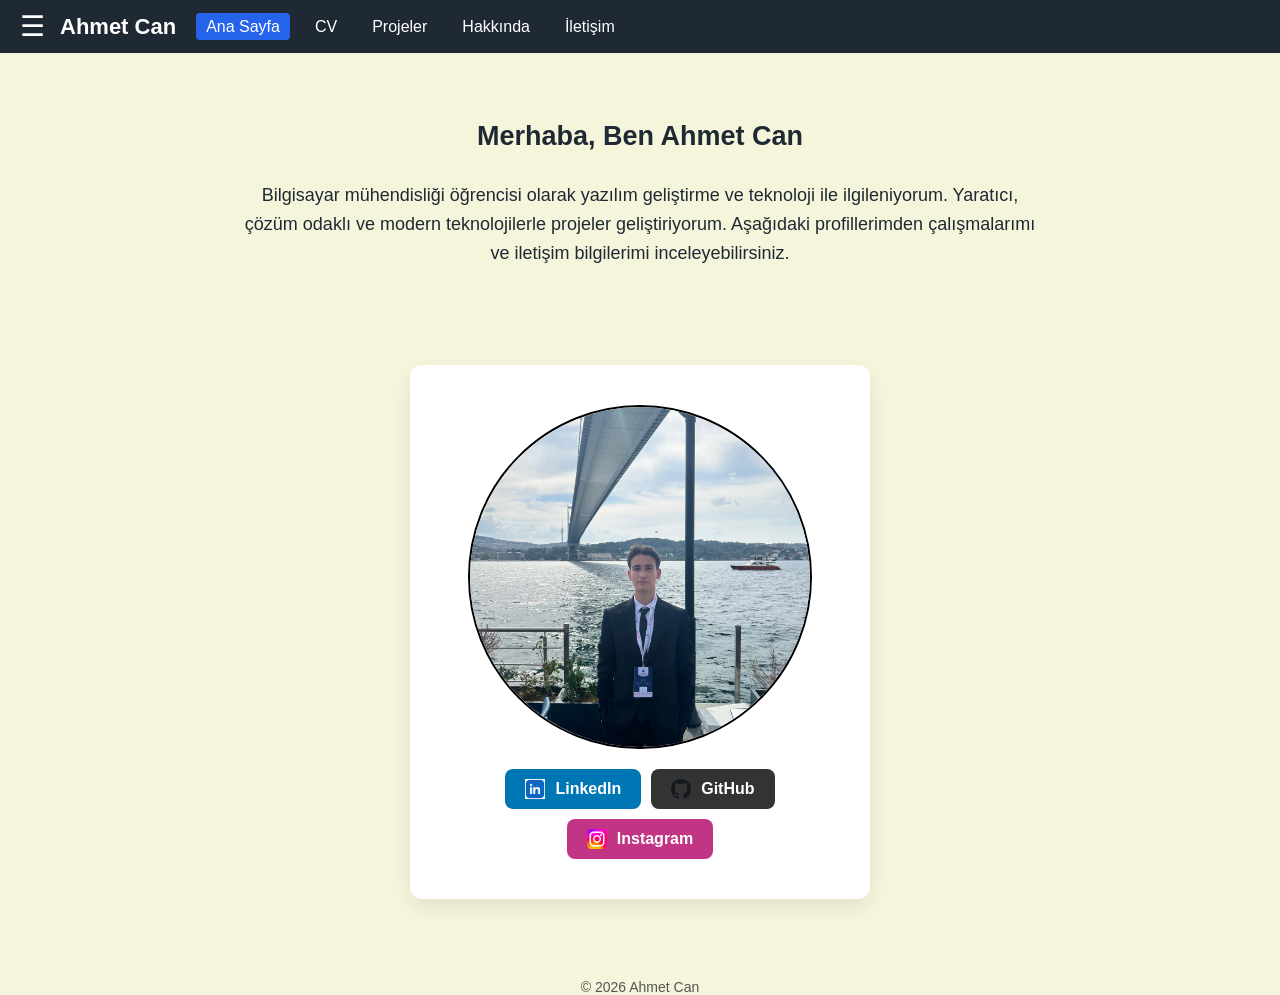
<file: index.html>
<!DOCTYPE html>
<html lang="tr">
<head>
<meta charset="UTF-8">
<title>Ahmet Can | Ana Sayfa</title>
<meta name="viewport" content="width=device-width, initial-scale=1.0">
<link rel="stylesheet" href="css/styles.css">
</head>
<body>

<header class="site-header">
    <div class="logo-menu">
        <div id="menu-btn">&#9776;</div>
        <h1 class="logo">Ahmet Can</h1>
    </div>
    <nav class="site-nav" id="site-nav">
        <ul>
            <li><a href="index.html" class="active">Ana Sayfa</a></li>
            <li><a href="cv.html">CV</a></li>
            <li><a href="projects.html">Projeler</a></li>
            <li><a href="about.html">Hakkında</a></li>
            <li><a href="contact.html">İletişim</a></li>
        </ul>
    </nav>
</header>

<main class="home-center">
    <div class="home-intro">
        <h2>Merhaba, Ben Ahmet Can</h2>
        <p>Bilgisayar mühendisliği öğrencisi olarak yazılım geliştirme ve teknoloji ile ilgileniyorum.  
        Yaratıcı, çözüm odaklı ve modern teknolojilerle projeler geliştiriyorum. Aşağıdaki profillerimden çalışmalarımı ve iletişim bilgilerimi inceleyebilirsiniz.</p>
    </div>

    <div class="photo-section">
        <div class="photo-card">
            <img src="images/profile.jpg" alt="Ahmet Can" class="profile-img">
            <div class="social-buttons">
                <a href="https://www.linkedin.com/in/ahmetcann" target="_blank" class="btn-social linkedin">
                    <img src="images/linkedin-logo.png" alt="LinkedIn" class="btn-logo"> LinkedIn
                </a>
                <a href="https://github.com/ahmet-cann" target="_blank" class="btn-social github">
                    <img src="images/github-logo.png" alt="GitHub" class="btn-logo"> GitHub
                </a>
                <a href="https://www.instagram.com/" target="_blank" class="btn-social instagram">
                    <img src="images/instagram-logo.png" alt="Instagram" class="btn-logo"> Instagram
                </a>
            </div>
        </div>
    </div>
</main>

<footer>
    © 2026 Ahmet Can
</footer>

<script src="js/script.js"></script>
</body>
</html>
</file>
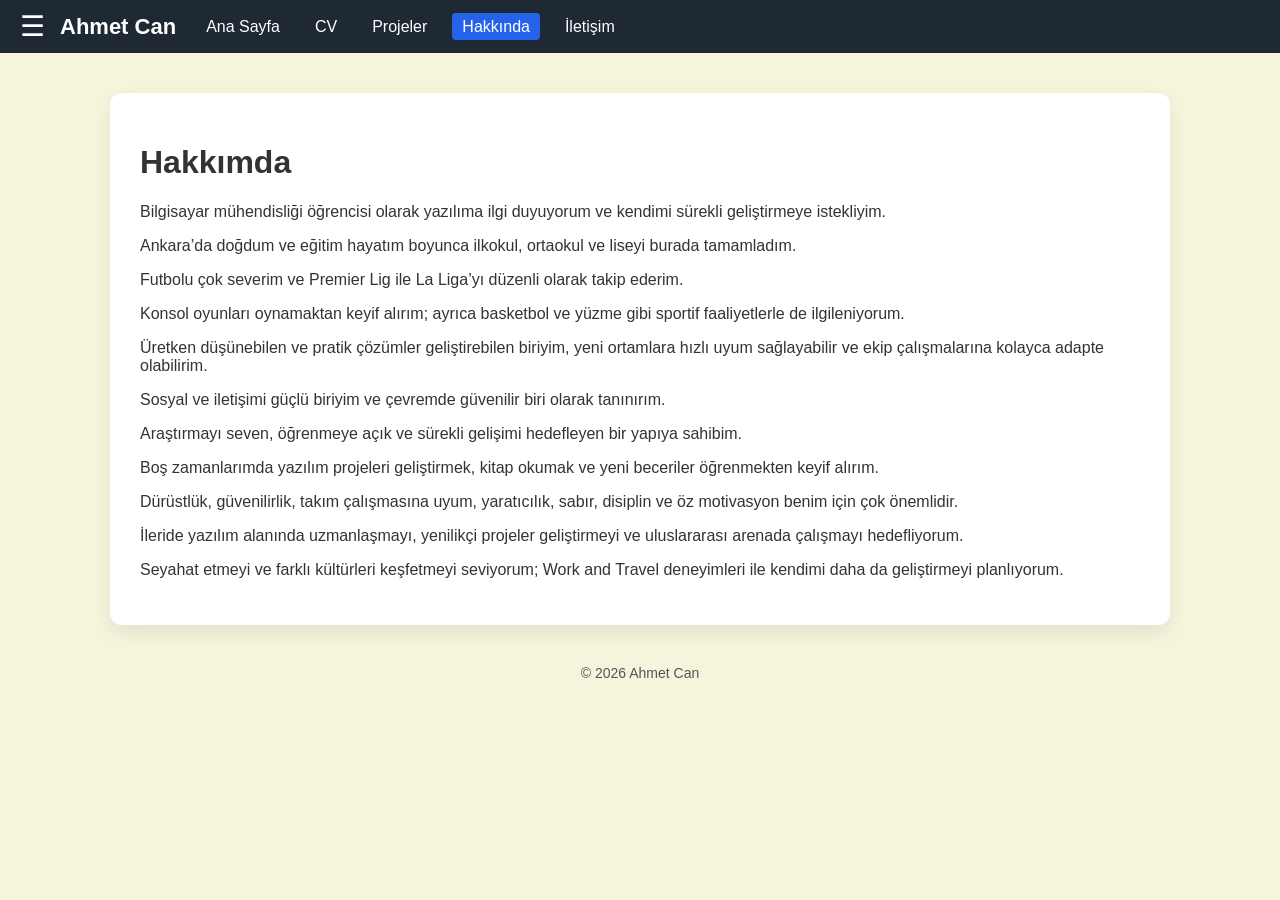
<file: about.html>
<!DOCTYPE html>
<html lang="tr">
<head>
<meta charset="UTF-8">
<title>Ahmet Can | Hakkında</title>
<meta name="viewport" content="width=device-width, initial-scale=1.0">
<link rel="stylesheet" href="css/styles.css">
</head>
<body class="about-page">

<header class="site-header">
    <div class="logo-menu">
        <div id="menu-btn">&#9776;</div>
        <h1 class="logo">Ahmet Can</h1>
    </div>
    <nav class="site-nav" id="site-nav">
        <ul>
            <li><a href="index.html">Ana Sayfa</a></li>
            <li><a href="cv.html">CV</a></li>
            <li><a href="projects.html">Projeler</a></li>
            <li><a href="about.html" class="active">Hakkında</a></li>
            <li><a href="contact.html">İletişim</a></li>
        </ul>
    </nav>
</header>

<main class="about-container">
    <h1>Hakkımda</h1>
    <p>Bilgisayar mühendisliği öğrencisi olarak yazılıma ilgi duyuyorum ve kendimi sürekli geliştirmeye istekliyim.</p>
    <p>Ankara’da doğdum ve eğitim hayatım boyunca ilkokul, ortaokul ve liseyi burada tamamladım.</p>
    <p>Futbolu çok severim ve Premier Lig ile La Liga’yı düzenli olarak takip ederim.</p>
    <p>Konsol oyunları oynamaktan keyif alırım; ayrıca basketbol ve yüzme gibi sportif faaliyetlerle de ilgileniyorum.</p>
    <p>Üretken düşünebilen ve pratik çözümler geliştirebilen biriyim, yeni ortamlara hızlı uyum sağlayabilir ve ekip çalışmalarına kolayca adapte olabilirim.</p>
    <p>Sosyal ve iletişimi güçlü biriyim ve çevremde güvenilir biri olarak tanınırım.</p>
    <p>Araştırmayı seven, öğrenmeye açık ve sürekli gelişimi hedefleyen bir yapıya sahibim.</p>
    <p>Boş zamanlarımda yazılım projeleri geliştirmek, kitap okumak ve yeni beceriler öğrenmekten keyif alırım.</p>
    <p>Dürüstlük, güvenilirlik, takım çalışmasına uyum, yaratıcılık, sabır, disiplin ve öz motivasyon benim için çok önemlidir.</p>
    <p>İleride yazılım alanında uzmanlaşmayı, yenilikçi projeler geliştirmeyi ve uluslararası arenada çalışmayı hedefliyorum.</p>
    <p>Seyahat etmeyi ve farklı kültürleri keşfetmeyi seviyorum; Work and Travel deneyimleri ile kendimi daha da geliştirmeyi planlıyorum.</p>
</main>

<footer>
    © 2026 Ahmet Can
</footer>

<script src="js/script.js"></script>
</body>
</html>
</file>
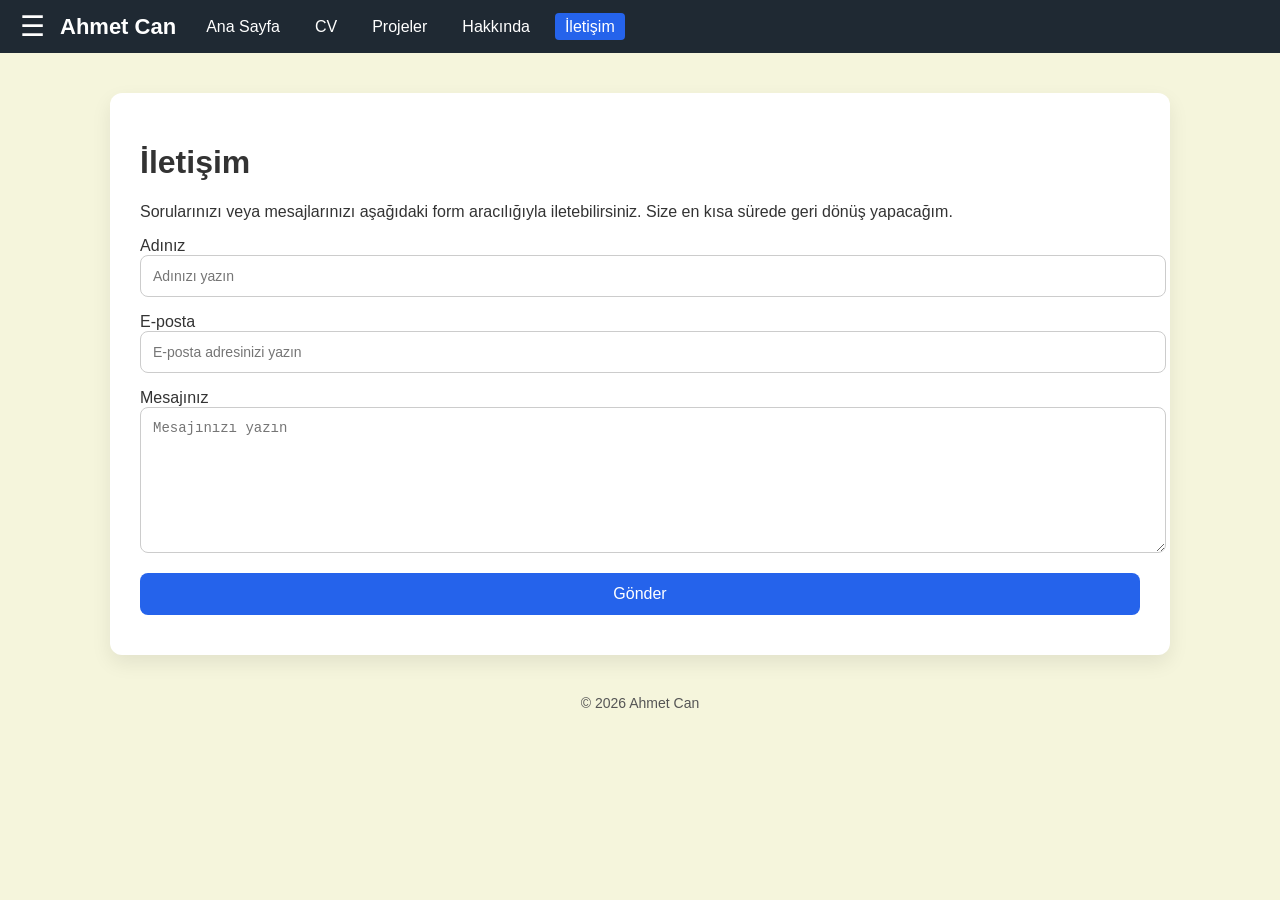
<file: contact.html>
<!DOCTYPE html>
<html lang="tr">
<head>
<meta charset="UTF-8">
<title>Ahmet Can | İletişim</title>
<meta name="viewport" content="width=device-width, initial-scale=1.0">
<link rel="stylesheet" href="css/styles.css">
</head>
<body class="contact-page">

<header class="site-header">
    <div class="logo-menu">
        <div id="menu-btn">&#9776;</div>
        <h1 class="logo">Ahmet Can</h1>
    </div>
    <nav class="site-nav" id="site-nav">
        <ul>
            <li><a href="index.html">Ana Sayfa</a></li>
            <li><a href="cv.html">CV</a></li>
            <li><a href="projects.html">Projeler</a></li>
            <li><a href="about.html">Hakkında</a></li>
            <li><a href="contact.html" class="active">İletişim</a></li>
        </ul>
    </nav>
</header>

<main class="contact-container">
    <h1>İletişim</h1>
    <p class="contact-intro">Sorularınızı veya mesajlarınızı aşağıdaki form aracılığıyla iletebilirsiniz. Size en kısa sürede geri dönüş yapacağım.</p>

    <form id="contactForm" novalidate>
        <div class="form-group">
            <label for="name">Adınız</label>
            <input type="text" id="name" placeholder="Adınızı yazın" maxlength="50">
        </div>

        <div class="form-group">
            <label for="email">E-posta</label>
            <input type="email" id="email" placeholder="E-posta adresinizi yazın" maxlength="100">
        </div>

        <div class="form-group">
            <label for="message">Mesajınız</label>
            <textarea id="message" placeholder="Mesajınızı yazın" maxlength="500"></textarea>
        </div>

        <button type="button" id="sendBtn">Gönder</button>
        <div id="formMessage" style="margin-top:10px; font-weight:bold;"></div>
    </form>
</main>

<footer>
    © 2026 Ahmet Can
</footer>

<script src="js/script.js"></script>
</body>
</html>
</file>
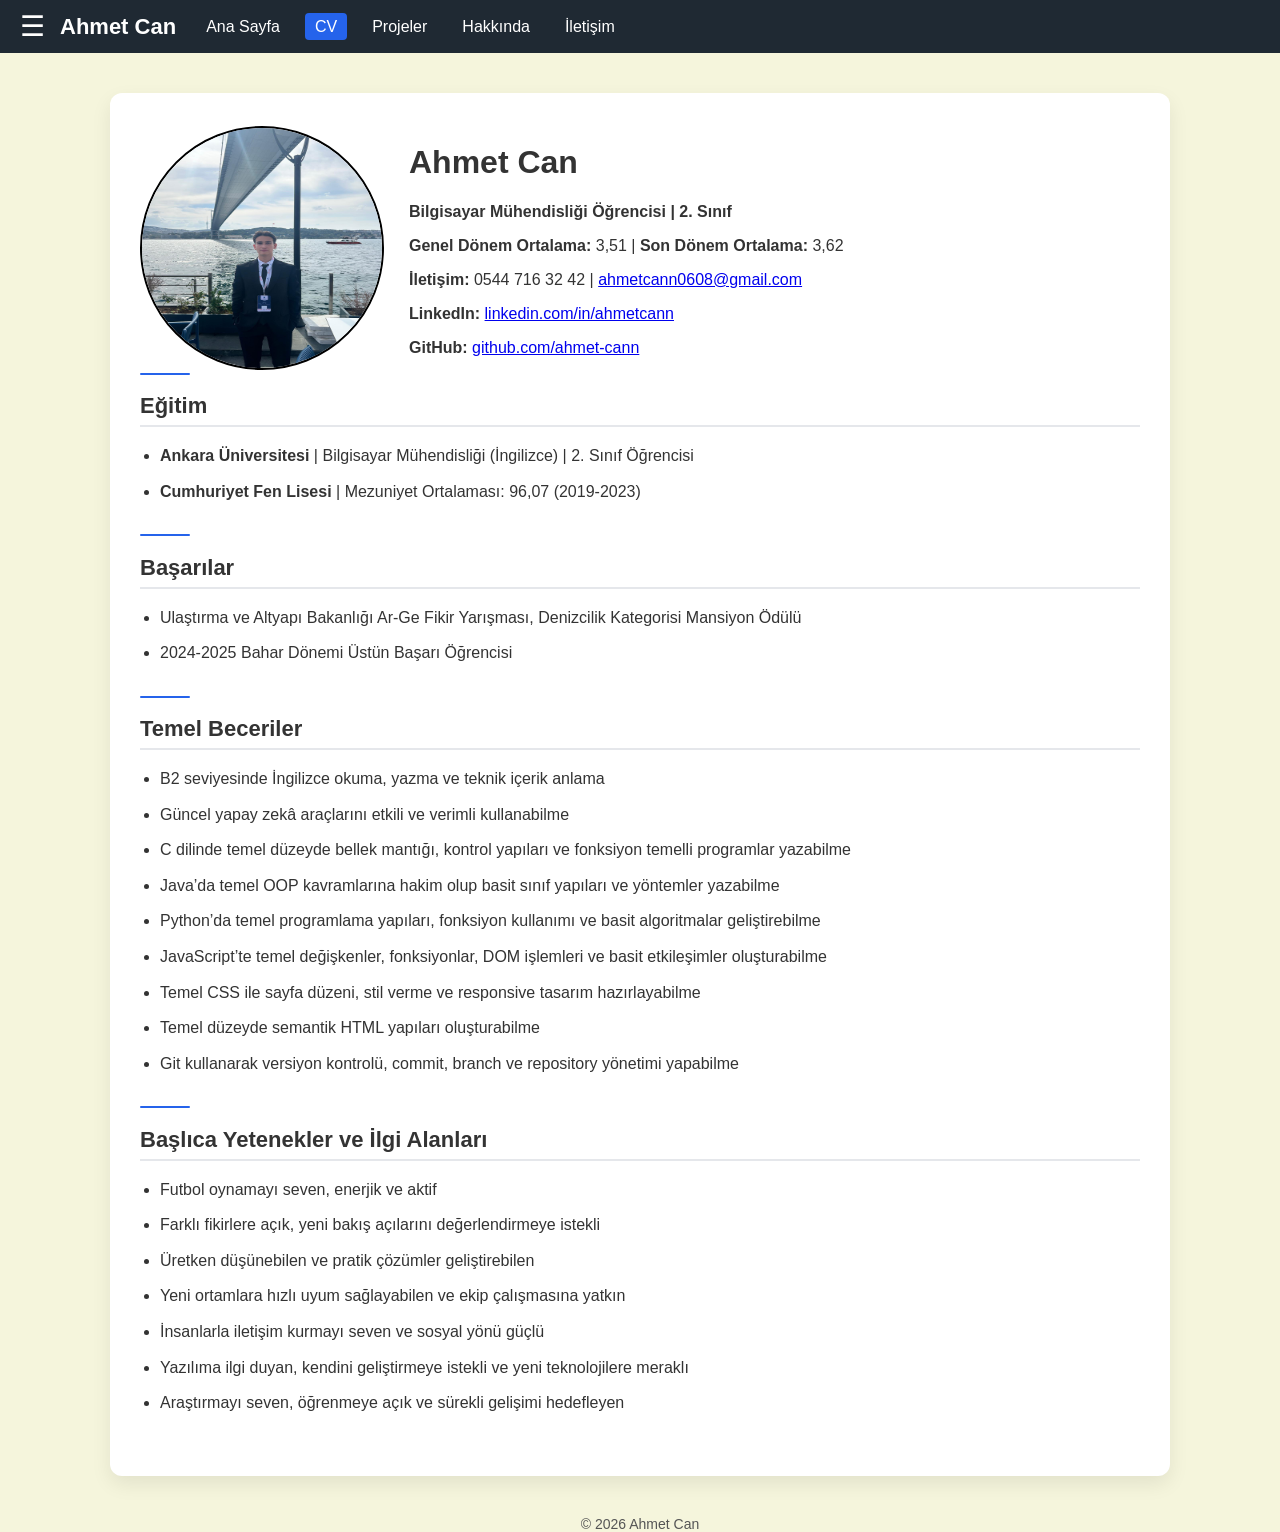
<file: cv.html>
<!DOCTYPE html>
<html lang="tr">
<head>
<meta charset="UTF-8">
<title>Ahmet Can | CV</title>
<meta name="viewport" content="width=device-width, initial-scale=1.0">
<link rel="stylesheet" href="css/styles.css">
</head>
<body class="cv-page">

<header class="site-header">
    <div class="logo-menu">
        <div id="menu-btn">&#9776;</div>
        <h1 class="logo">Ahmet Can</h1>
    </div>
    <nav class="site-nav" id="site-nav">
        <ul>
            <li><a href="index.html">Ana Sayfa</a></li>
            <li><a href="cv.html" class="active">CV</a></li>
            <li><a href="projects.html">Projeler</a></li>
            <li><a href="about.html">Hakkında</a></li>
            <li><a href="contact.html">İletişim</a></li>
        </ul>
    </nav>
</header>

<main class="cv">
    <div class="cv-header">
        <img src="images/profile.jpg" alt="Ahmet Can" class="cv-photo-round">
        <div>
            <h1>Ahmet Can</h1>
            <p><strong>Bilgisayar Mühendisliği Öğrencisi | 2. Sınıf</strong></p>
            <p><strong>Genel Dönem Ortalama:</strong> 3,51 | <strong>Son Dönem Ortalama:</strong> 3,62</p>
            <p><strong>İletişim:</strong> 0544 716 32 42 | <a href="mailto:ahmetcann0608@gmail.com">ahmetcann0608@gmail.com</a></p>
            <p><strong>LinkedIn:</strong> <a href="https://www.linkedin.com/in/ahmetcann" target="_blank">linkedin.com/in/ahmetcann</a></p>
            <p><strong>GitHub:</strong> <a href="https://github.com/ahmet-cann" target="_blank">github.com/ahmet-cann</a></p>
        </div>
    </div>

    <section>
        <h2>Eğitim</h2>
        <div class="section-divider"></div>
        <ul>
            <li><strong>Ankara Üniversitesi</strong> | Bilgisayar Mühendisliği (İngilizce) | 2. Sınıf Öğrencisi</li>
            <li><strong>Cumhuriyet Fen Lisesi</strong> | Mezuniyet Ortalaması: 96,07 (2019-2023)</li>
        </ul>
    </section>

    <section>
        <h2>Başarılar</h2>
        <div class="section-divider"></div>
        <ul>
            <li>Ulaştırma ve Altyapı Bakanlığı Ar-Ge Fikir Yarışması, Denizcilik Kategorisi Mansiyon Ödülü</li>
            <li>2024-2025 Bahar Dönemi Üstün Başarı Öğrencisi</li>
        </ul>
    </section>

    <section>
        <h2>Temel Beceriler</h2>
        <div class="section-divider"></div>
        <ul>
            <li>B2 seviyesinde İngilizce okuma, yazma ve teknik içerik anlama</li>
            <li>Güncel yapay zekâ araçlarını etkili ve verimli kullanabilme</li>
            <li>C dilinde temel düzeyde bellek mantığı, kontrol yapıları ve fonksiyon temelli programlar yazabilme</li>
            <li>Java’da temel OOP kavramlarına hakim olup basit sınıf yapıları ve yöntemler yazabilme</li>
            <li>Python’da temel programlama yapıları, fonksiyon kullanımı ve basit algoritmalar geliştirebilme</li>
            <li>JavaScript’te temel değişkenler, fonksiyonlar, DOM işlemleri ve basit etkileşimler oluşturabilme</li>
            <li>Temel CSS ile sayfa düzeni, stil verme ve responsive tasarım hazırlayabilme</li>
            <li>Temel düzeyde semantik HTML yapıları oluşturabilme</li>
            <li>Git kullanarak versiyon kontrolü, commit, branch ve repository yönetimi yapabilme</li>
        </ul>
    </section>

    <section>
        <h2>Başlıca Yetenekler ve İlgi Alanları</h2>
        <div class="section-divider"></div>
        <ul>
            <li>Futbol oynamayı seven, enerjik ve aktif</li>
            <li>Farklı fikirlere açık, yeni bakış açılarını değerlendirmeye istekli</li>
            <li>Üretken düşünebilen ve pratik çözümler geliştirebilen</li>
            <li>Yeni ortamlara hızlı uyum sağlayabilen ve ekip çalışmasına yatkın</li>
            <li>İnsanlarla iletişim kurmayı seven ve sosyal yönü güçlü</li>
            <li>Yazılıma ilgi duyan, kendini geliştirmeye istekli ve yeni teknolojilere meraklı</li>
            <li>Araştırmayı seven, öğrenmeye açık ve sürekli gelişimi hedefleyen</li>
        </ul>
    </section>
</main>

<footer>
    © 2026 Ahmet Can
</footer>

<script src="js/script.js"></script>
</body>
</html>
</file>
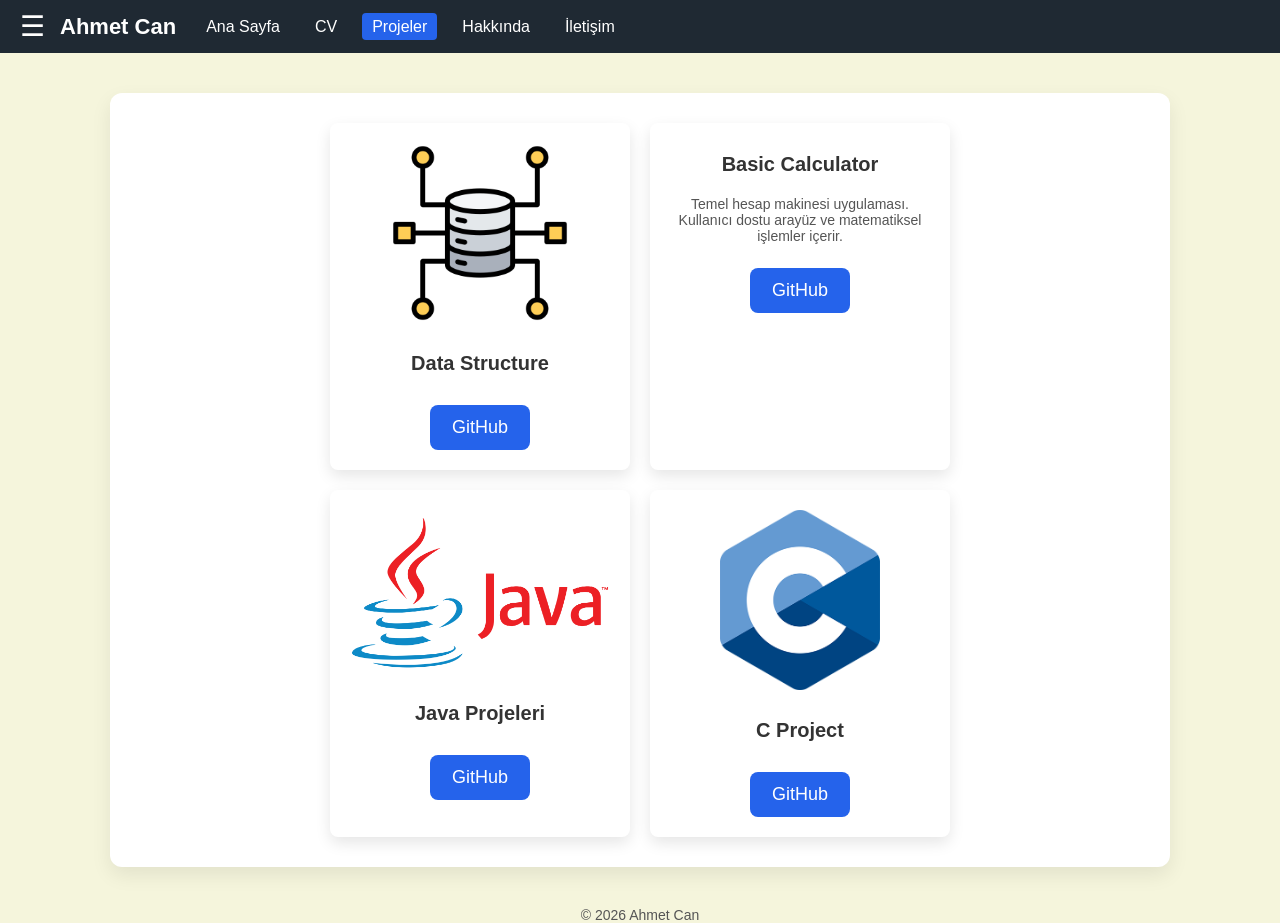
<file: projects.html>
<!DOCTYPE html>
<html lang="tr">
<head>
<meta charset="UTF-8">
<title>Ahmet Can | Projeler</title>
<meta name="viewport" content="width=device-width, initial-scale=1.0">
<link rel="stylesheet" href="css/styles.css">
</head>
<body class="projects-page">

<header class="site-header">
    <div class="logo-menu">
        <div id="menu-btn">&#9776;</div>
        <h1 class="logo">Ahmet Can</h1>
    </div>
    <nav class="site-nav" id="site-nav">
        <ul>
            <li><a href="index.html">Ana Sayfa</a></li>
            <li><a href="cv.html">CV</a></li>
            <li><a href="projects.html" class="active">Projeler</a></li>
            <li><a href="about.html">Hakkında</a></li>
            <li><a href="contact.html">İletişim</a></li>
        </ul>
    </nav>
</header>

<main class="projects-container">
    <div class="project-card">
        <img src="images/datastructure-logo.png" class="project-img" alt="Data Structure">
        <h3>Data Structure</h3>
        <a href="https://github.com/ahmet-cann/DataStructure" class="btn btn-large" target="_blank">GitHub</a>
    </div>

    <div class="project-card">
        <h3>Basic Calculator</h3>
        <p>Temel hesap makinesi uygulaması. Kullanıcı dostu arayüz ve matematiksel işlemler içerir.</p>
        <a href="https://github.com/ahmet-cann/basiccalculator" class="btn btn-large" target="_blank">GitHub</a>
    </div>

    <div class="project-card">
        <img src="images/java-logo.png" class="project-img" alt="Java Projeleri">
        <h3>Java Projeleri</h3>
        <a href="https://github.com/ahmet-cann/java-projeleri" class="btn btn-large" target="_blank">GitHub</a>
    </div>

    <div class="project-card">
        <img src="images/c-logo.png" class="project-img" alt="C Project">
        <h3>C Project</h3>
        <a href="https://github.com/ahmet-cann/c-project" class="btn btn-large" target="_blank">GitHub</a>
    </div>
</main>

<footer>
    © 2026 Ahmet Can
</footer>

<script src="js/script.js"></script>
</body>
</html>
</file>
<file: css/styles.css>
body {
    font-family: Arial, sans-serif;
    margin: 0;
    background-color: #f5f5dc;
    color: #333;
}

.site-header {
    width: 100%;
    background-color: #1f2933;
    color: white;
    display: flex;
    justify-content: flex-start;
    align-items: center;
    padding: 10px 20px;
    position: sticky;
    top: 0;
    z-index: 1000;
}

.logo-menu {
    display: flex;
    align-items: center;
    gap: 15px;
}

#menu-btn {
    font-size: 28px;
    cursor: pointer;
}

.logo {
    font-size: 22px;
    margin: 0;
}

.site-nav {
    margin-left: 20px;
}

.site-nav ul {
    list-style: none;
    display: flex;
    gap: 15px;
    margin: 0;
    padding: 0;
}

.site-nav ul li a {
    text-decoration: none;
    color: white;
    padding: 5px 10px;
    border-radius: 4px;
    transition: background-color 0.3s;
}

.site-nav ul li a:hover,
.site-nav ul li a.active {
    background-color: #2563eb;
}

@media (max-width: 768px) {
    .site-nav {
        display: none;
        flex-direction: column;
        width: 100%;
        background-color: #1f2933;
        position: absolute;
        top: 50px;
        left: 0;
    }
    .site-nav.active {
        display: flex;
    }
    .site-nav ul {
        flex-direction: column;
        gap: 10px;
        text-align: center;
    }
}

.home-center {
    display: flex;
    flex-direction: column;
    align-items: center;
    gap: 40px;
    padding: 40px 20px;
}

.home-intro {
    max-width: 800px;
    text-align: center;
    line-height: 1.6;
    font-size: 18px;
    color: #1f2933;
}

.home-intro h2 {
    font-weight: 700;
}

.photo-section {
    display: flex;
    gap: 50px;
    justify-content: center;
    flex-wrap: wrap;
    margin-top: 40px;
}

.photo-card {
    display: flex;
    flex-direction: column;
    align-items: center;
    gap: 20px;
    background: white;
    padding: 40px;
    border-radius: 12px;
    box-shadow: 0 8px 20px rgba(0,0,0,0.08);
    transition: transform 0.3s, box-shadow 0.3s;
    width: 380px;
}

.photo-card:hover {
    transform: translateY(-5px);
    box-shadow: 0 12px 25px rgba(0,0,0,0.15);
}

.profile-img {
    width: 340px;
    height: 340px;
    border-radius: 50%;
    object-fit: cover;
    border: 2px solid #000;
}

.social-buttons {
    display: flex;
    gap: 10px;
    flex-wrap: wrap;
    justify-content: center;
    width: 100%;
}

.btn-social {
    padding: 10px 20px;
    border-radius: 8px;
    color: white;
    text-decoration: none;
    font-weight: bold;
    font-size: 16px;
    text-align: left;
    display: flex;
    align-items: center;
    gap: 10px;
    transition: background-color 0.3s, transform 0.2s;
}

.btn-social.linkedin { 
    background-color: #0077B5; 
}

.btn-social.github { 
    background-color: #333; 
}

.btn-social.instagram { 
    background-color: #C13584; 
}

.btn-social:hover {
    transform: translateY(-2px);
    opacity: 0.9;
}

.btn-logo {
    width: 20px;
    height: 20px;
    object-fit: contain;
    flex-shrink: 0;
}

.btn-large {
    padding: 12px 22px;
    font-size: 18px;
    background-color: #2563eb;
    color: white;
    border-radius: 8px;
    text-decoration: none;
    transition: background-color 0.3s, transform 0.3s;
}

.btn-large:hover {
    background-color: #1e40af;
    transform: translateY(-3px);
}

.cv, .about-container, .projects-container, .contact-container {
    max-width: 1000px;
    margin: 40px auto;
    padding: 30px;
    background: white;
    border-radius: 12px;
    box-shadow: 0 8px 20px rgba(0,0,0,0.08);
}

.cv-header {
    display: flex;
    align-items: center;
    gap: 25px;
}

.cv-photo-round {
    width: 240px;
    height: 240px;
    border-radius: 50%;
    border: 2px solid #000;
}

.cv section {
    margin-bottom: 30px;
    position: relative;
}

.cv h2 {
    font-size: 22px;
    border-bottom: 2px solid #e5e7eb;
    padding-bottom: 6px;
    margin-bottom: 15px;
}

.cv ul {
    padding-left: 20px;
}

.cv li {
    margin-bottom: 10px;
    line-height: 1.6;
}

.cv section::before {
    content: "";
    display: block;
    width: 50px;
    height: 2px;
    background-color: #2563eb;
    margin-bottom: 15px;
    border-radius: 2px;
}

.project-card {
    background: white;
    padding: 20px;
    border-radius: 8px;
    text-align: center;
    box-shadow: 0 6px 15px rgba(0,0,0,0.1);
    transition: transform 0.3s ease, box-shadow 0.3s ease;
}

.project-card:hover {
    transform: translateY(-10px);
    box-shadow: 0 12px 25px rgba(0,0,0,0.2);
}

.project-card h3 {
    margin-top: 10px;
    font-size: 20px;
    transition: color 0.3s ease;
}

.project-card:hover h3 {
    color: #2563eb;
}

.project-card p {
    font-size: 14px;
    color: #555;
}

.project-card .btn-large {
    display: inline-block;
    margin-top: 10px;
}

.project-img {
    width: 100%;
    max-height: 180px;
    object-fit: contain;
    margin-bottom: 15px;
    border-radius: 8px;
    transition: transform 0.3s ease;
}

.project-card:hover .project-img {
    transform: scale(1.05);
}

.projects-container {
    display: grid;
    grid-template-columns: repeat(2, 300px);
    grid-template-rows: repeat(2, auto);
    gap: 20px;
    justify-content: center;
    margin: 40px auto;
}

.contact-container input,
.contact-container textarea {
    width: 100%;
    padding: 12px;
    margin-bottom: 16px;
    border-radius: 8px;
    border: 1px solid #ccc;
    font-size: 14px;
}

.contact-container textarea {
    min-height: 120px;
    resize: vertical;
}

.contact-container button {
    width: 100%;
    padding: 12px;
    border: none;
    border-radius: 8px;
    background-color: #2563eb;
    color: white;
    font-size: 16px;
    cursor: pointer;
}

#formMessage {
    margin-top: 12px;
    font-weight: bold;
    text-align: center;
}

footer {
    font-size: 14px;
    color: #555;
    margin-top: 40px;
    text-align: center;
}

.side-card {
    background: white;
    padding: 30px 25px;
    border-radius: 12px;
    box-shadow: 0 8px 20px rgba(0,0,0,0.08);
    width: 320px;
    min-height: 340px;
    display: flex;
    flex-direction: column;
    justify-content: center;
    text-align: left;
    font-size: 16px;
    line-height: 1.6;
    transition: transform 0.3s, box-shadow 0.3s;
}

.side-card:hover {
    transform: translateY(-5px);
    box-shadow: 0 12px 25px rgba(0,0,0,0.15);
}

.side-card h3 {
    font-size: 20px;
    margin-bottom: 15px;
    color: #2563eb;
}

@media (max-width: 1024px) {
    .photo-section {
        flex-direction: column;
        gap: 30px;
        align-items: center;
    }
    .side-card, .photo-card {
        width: 90%;
        min-height: auto;
    }
}

@media (max-width: 768px) {
    .photo-section {
        flex-direction: column;
        gap: 25px;
    }
    .social-buttons {
        justify-content: center;
        flex-direction: row;
        width: 100%;
    }
    .btn-social {
        width: 100%;
    }
    .home-center {
        padding: 40px 10px;
    }
    .projects-container {
        grid-template-columns: repeat(2, 1fr);
    }
}
</file>
